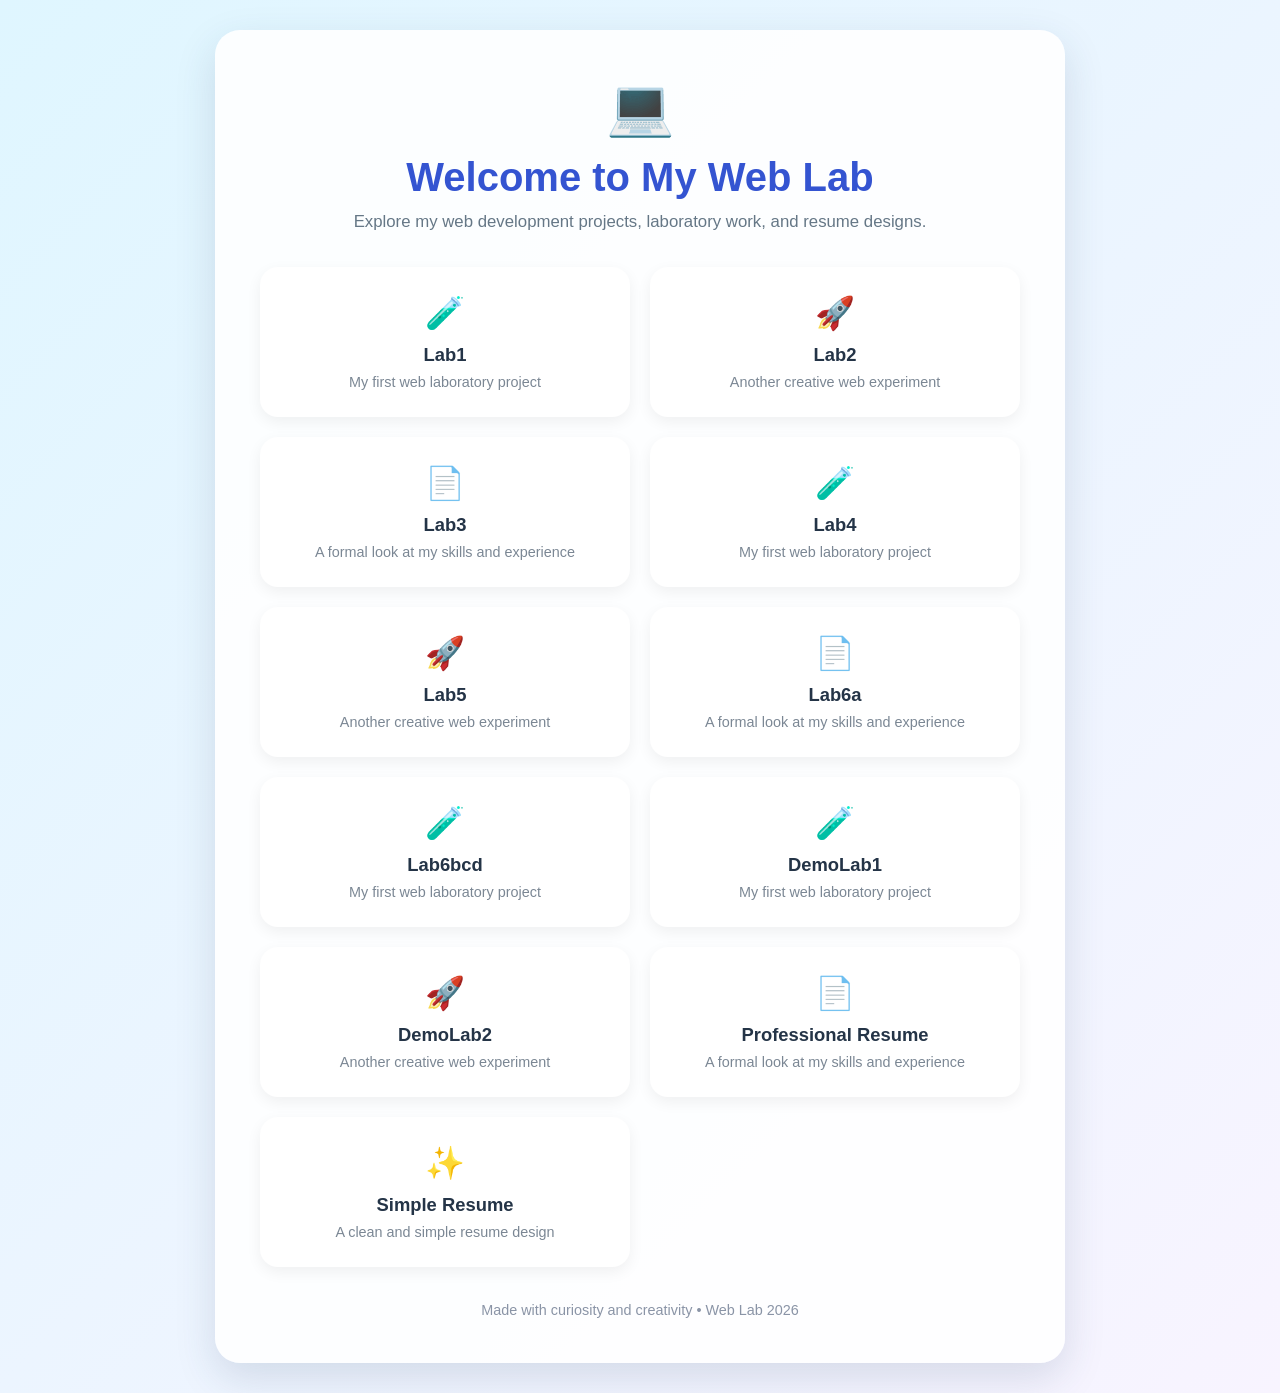
<file: index.html>
<html lang="en">
<head>
  <meta charset="UTF-8">
  <meta name="viewport" content="width=device-width, initial-scale=1.0">
  <title>Web Lab 2026</title>

  <style>
    * {
      box-sizing: border-box;
      margin: 0;
      padding: 0;
    }

    body {
      min-height: 100vh;
      font-family: Arial, sans-serif;
      color: #243447;
      background: linear-gradient(135deg, #dff6ff, #f8f4ff);
      display: flex;
      justify-content: center;
      align-items: center;
      padding: 30px;
    }

    .container {
      width: 100%;
      max-width: 850px;
      background: rgba(255, 255, 255, 0.9);
      padding: 45px;
      border-radius: 25px;
      text-align: center;
      box-shadow: 0 15px 40px rgba(42, 67, 101, 0.15);
    }

    .icon {
      font-size: 55px;
      margin-bottom: 15px;
    }

    h1 {
      color: #3454d1;
      font-size: 2.5rem;
      margin-bottom: 12px;
    }

    .intro {
      color: #657786;
      font-size: 1.05rem;
      margin-bottom: 35px;
    }

    .links {
      display: grid;
      grid-template-columns: repeat(2, 1fr);
      gap: 20px;
    }

    .card {
      text-decoration: none;
      color: #243447;
      background: #ffffff;
      border: 2px solid transparent;
      border-radius: 18px;
      padding: 25px 15px;
      transition: 0.3s ease;
      box-shadow: 0 5px 15px rgba(0, 0, 0, 0.06);
    }

    .card:hover {
      transform: translateY(-7px);
      border-color: #6c63ff;
      color: #3454d1;
      box-shadow: 0 12px 25px rgba(108, 99, 255, 0.2);
    }

    .card-icon {
      display: block;
      font-size: 32px;
      margin-bottom: 12px;
    }

    .card-title {
      font-size: 1.15rem;
      font-weight: bold;
    }

    .card-description {
      display: block;
      color: #7b8794;
      font-size: 0.9rem;
      margin-top: 8px;
    }

    footer {
      margin-top: 35px;
      color: #8a94a6;
      font-size: 0.9rem;
    }

    @media (max-width: 600px) {
      .container {
        padding: 30px 20px;
      }

      h1 {
        font-size: 2rem;
      }

      .links {
        grid-template-columns: 1fr;
      }
    }
  </style>
</head>

<body>

  <main class="container">
    <div class="icon">💻</div>

    <h1>Welcome to My Web Lab</h1>

    <p class="intro">
      Explore my web development projects, laboratory work, and resume designs.
    </p>

    <section class="links">
      <a class="card" href="1-Lab.html">
        <span class="card-icon">🧪</span>
        <span class="card-title">Lab1</span>
        <span class="card-description">My first web laboratory project</span>
      </a>

      <a class="card" href="2-Lab.html">
        <span class="card-icon">🚀</span>
        <span class="card-title">Lab2</span>
        <span class="card-description">Another creative web experiment</span>
      </a>

      <a class="card" href="3-Lab.html">
        <span class="card-icon">📄</span>
        <span class="card-title">Lab3</span>
        <span class="card-description">A formal look at my skills and experience</span>
      </a>
      
       <a class="card" href="4-Lab.xml">
        <span class="card-icon">🧪</span>
        <span class="card-title">Lab4</span>
        <span class="card-description">My first web laboratory project</span>
      </a>

      <a class="card" href="5-Lab.php">
        <span class="card-icon">🚀</span>
        <span class="card-title">Lab5</span>
        <span class="card-description">Another creative web experiment</span>
      </a>
     
      <a class="card" href="6a-Lab.php">
        <span class="card-icon">📄</span>
        <span class="card-title">Lab6a</span>
        <span class="card-description">A formal look at my skills and experience</span>
      </a>
      
       <a class="card" href="6bcd-Lab.php">
        <span class="card-icon">🧪</span>
        <span class="card-title">Lab6bcd</span>
        <span class="card-description">My first web laboratory project</span>
      </a>

      <a class="card" href="Demolab1.html">
        <span class="card-icon">🧪</span>
        <span class="card-title">DemoLab1</span>
        <span class="card-description">My first web laboratory project</span>
      </a>

      <a class="card" href="Demolab2.html">
        <span class="card-icon">🚀</span>
        <span class="card-title">DemoLab2</span>
        <span class="card-description">Another creative web experiment</span>
      </a>

      <a class="card" href="ProfessionalResume.html">
        <span class="card-icon">📄</span>
        <span class="card-title">Professional Resume</span>
        <span class="card-description">A formal look at my skills and experience</span>
      </a>

      <a class="card" href="SimpleResume.html">
        <span class="card-icon">✨</span>
        <span class="card-title">Simple Resume</span>
        <span class="card-description">A clean and simple resume design</span>
      </a>
    </section>

    <footer>
      Made with curiosity and creativity • Web Lab 2026
    </footer>
  </main>

</body>
</html>
</file>
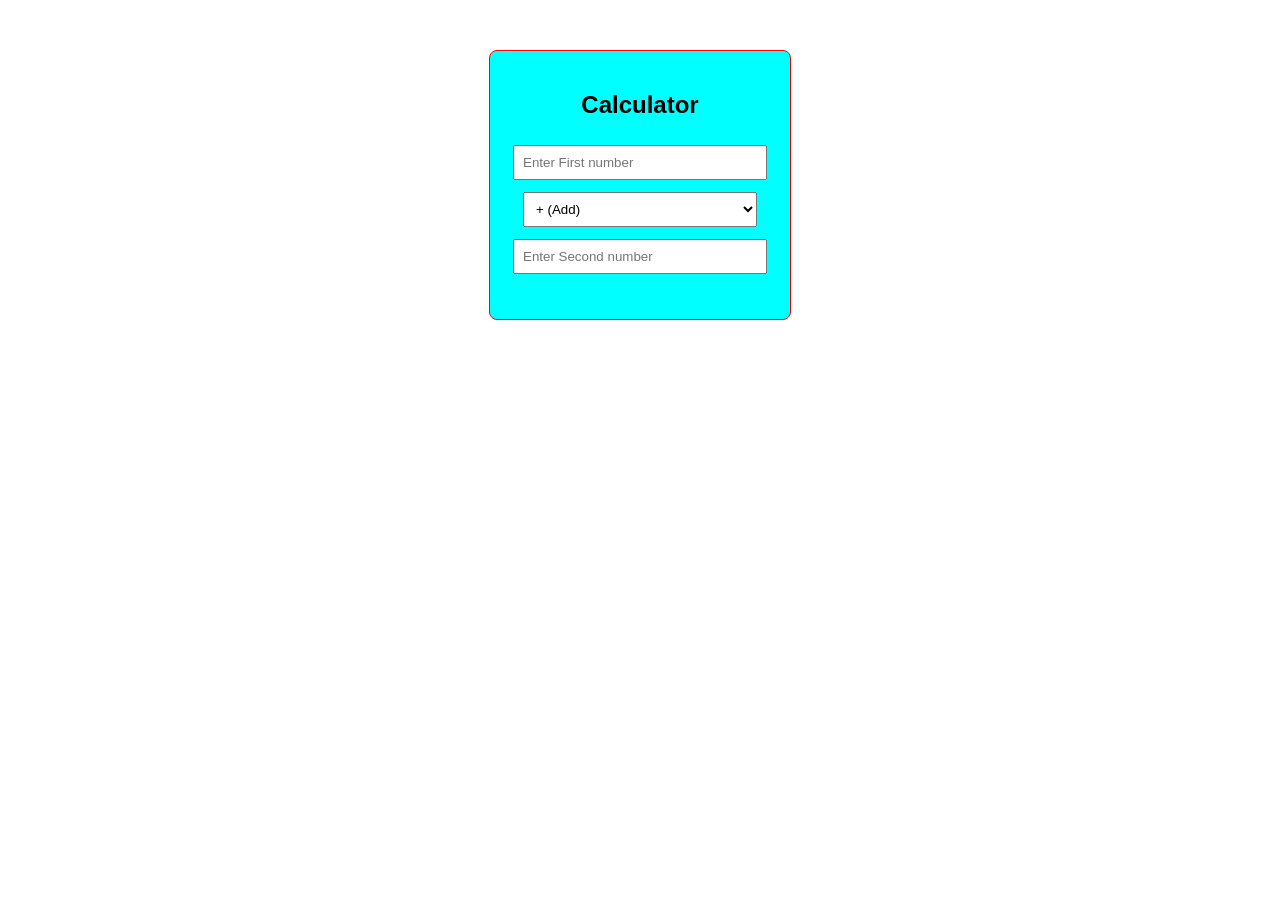
<file: 1-Lab.html>
<!DOCTYPE html>
<html>
    <head>
        <title> Simple Calculator  </title>
            <style>
                body{
                    font-family: Arial;
                    background-color: lightyelow;
                }
                #CalculatorBox
                {
                        width: 260px;
                        margin: 50px auto;
                        padding: 20px;
                        background-color:aqua;
                        border: 1px solid red;
                        border-radius: 8px;
                        text-align: center;
                }
                input,select,button
                {
                        width: 90%;
                        padding: 8px;
                        margin: 6px 0;
                }
            </style>
    </head>
    <body>
            <div id= "CalculatorBox">
                <h2>Calculator</h2>

                <input type="number" id="firstNumber" placeholder="Enter First number">

                    <select id="operator">
                        <option value="+">+ (Add)</option>
                        <option value="-">- (Subtract)</option>
                        <option value="*">* (Multiply)</option>
                        <option value="/">/ (Divide)</option>
                    </select>

                <input type="number" id="secondNumber" placeholder="Enter Second number">
                <h3 id="resultText"></h3>
            </div>
        <script>
        function calculate()
        {
            var firstNumber = parseFloat(document.getElementById("firstNumber").value);
            var secondNumber = parseFloat(document.getElementById("secondNumber").value);
            var operator = document.getElementById("operator").value;
            var result;

            if (isNaN(firstNumber) || isNaN(secondNumber))
            {
                 document.getElementById("resultText").innerText = "Please enter both numbers";
                return;
            }

      
            if (operator == "+")
            {
                result = firstNumber + secondNumber;
            }
            else if (operator == "-")
            {
                 result = firstNumber - secondNumber;
            }
            else if (operator == "*")
            {
                result = firstNumber * secondNumber;
            }
            else if (operator == "/")
            {
            if (secondNumber == 0)
            {
                document.getElementById("resultText").innerText = "Cannot divide by zero";
                return;
            }
            result = firstNumber / secondNumber;
            }
            document.getElementById("resultText").innerText = "Result = " + result;
        }
  </script>
    </body>
</html>
</file>
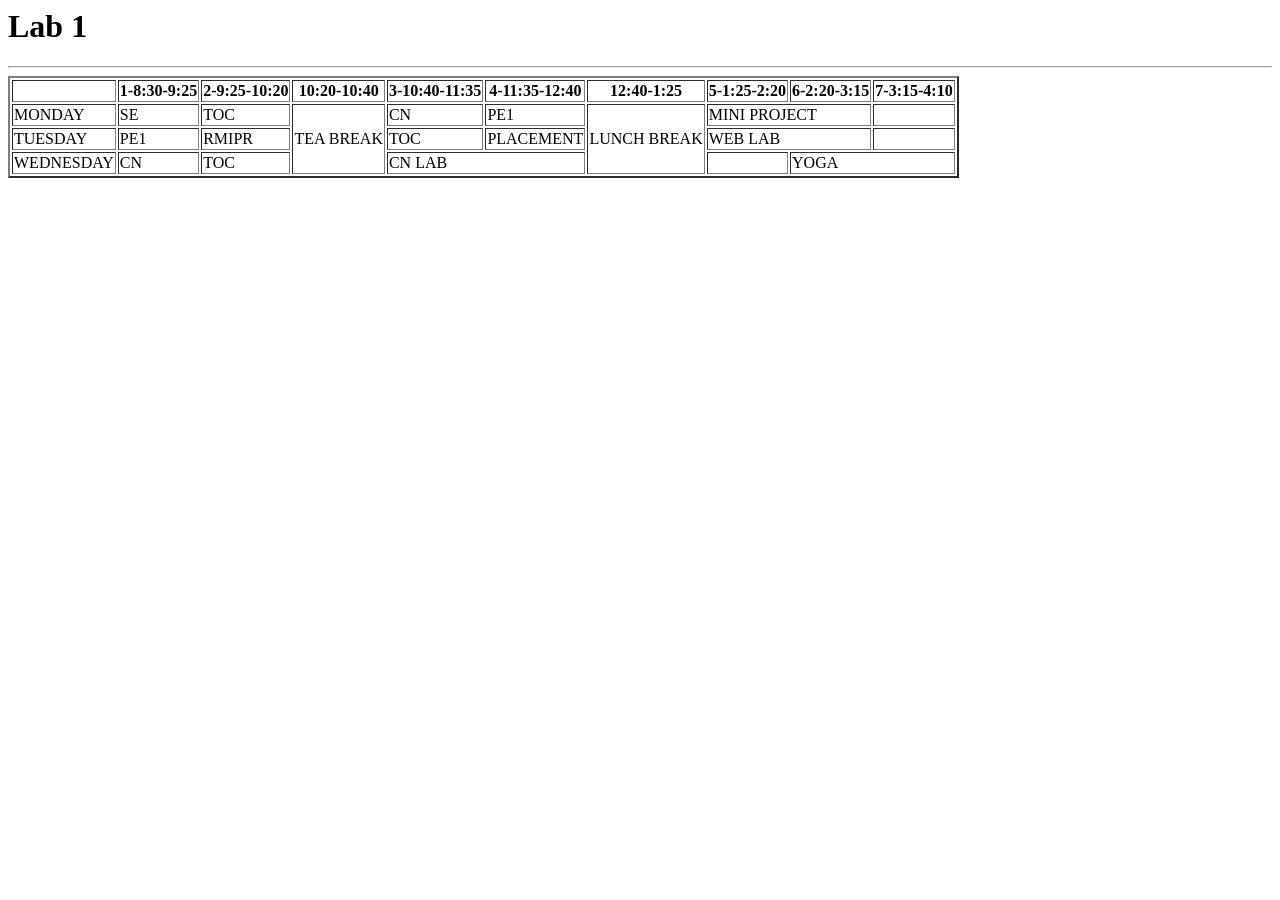
<file: Demo lab 1.html>
<html>
  <head>
    <title>Lab 1</title>
  </head>
  <body>
    <h1>Lab 1</h1>
    <hr>
    <table border="2">
      <tr>
        <th></th>
        <th>1-8:30-9:25</th>
        <th>2-9:25-10:20</th>
        <th>10:20-10:40</th>
        <th>3-10:40-11:35</th>
        <th>4-11:35-12:40</th>
        <th>12:40-1:25</th>
        <th>5-1:25-2:20</th>
        <th>6-2:20-3:15</th>
        <th>7-3:15-4:10</th>
      </tr>
      <tr>
      	<td>MONDAY</td>
      	<td>SE</td>
      	<td>TOC</td>
      	<td rowspan="6">TEA BREAK</td>
      	<td>CN</td>
      	<td>PE1</td>
      	<td rowspan="6">LUNCH BREAK</td>
      	<td colspan="2">MINI PROJECT</td>
      	<td></td>
      </tr>
      <tr>
      	<td>TUESDAY</td>
      	<td>PE1</td>
      	<td>RMIPR</td>
      	<td>TOC</td>
      	<td>PLACEMENT</td>
      	<td colspan="2">WEB LAB</td>
      	<td></td>
      </tr>
      <tr>
      	<td>WEDNESDAY</td>
      	<td>CN</td>
      	<td>TOC</td>
      	<td colspan="2">CN LAB</td>
      	<td></td>
      	<td colspan="2">YOGA</td>
      </tr>
    </table>
  </body>
</html>
</file>
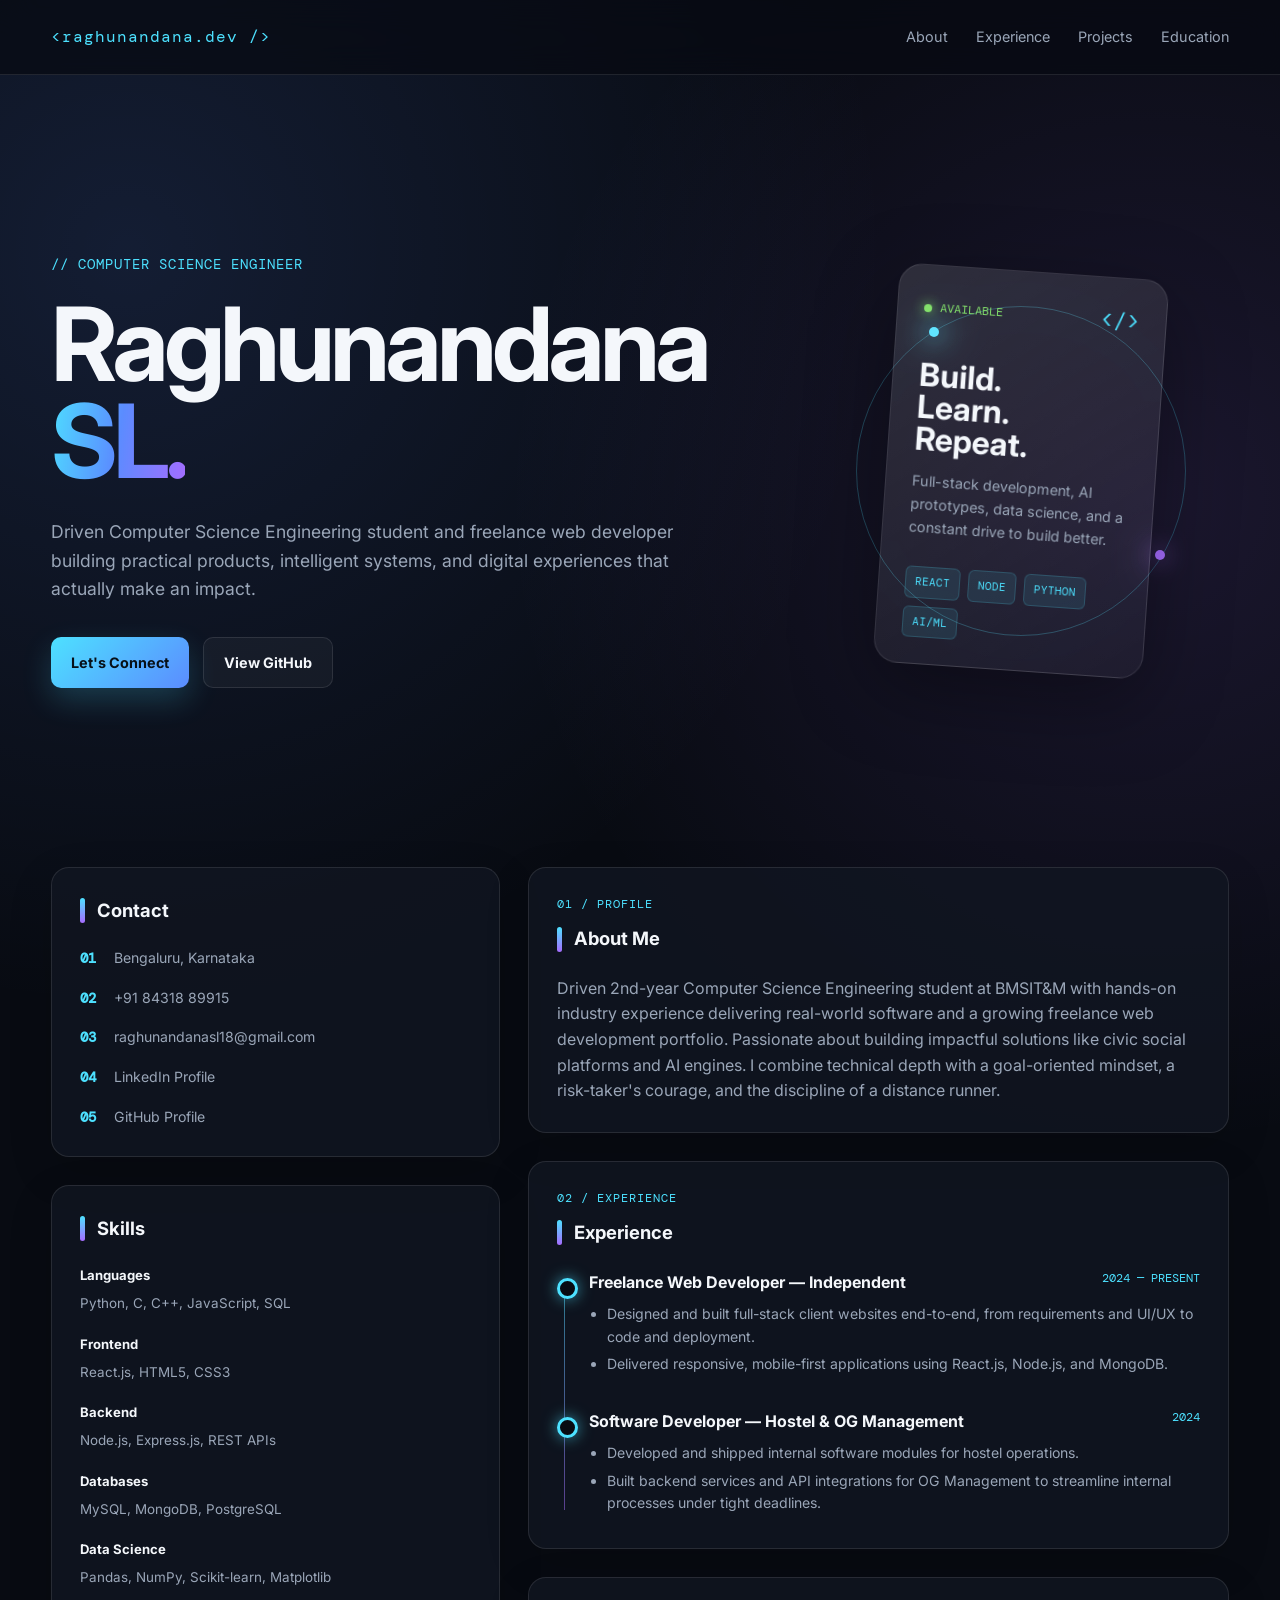
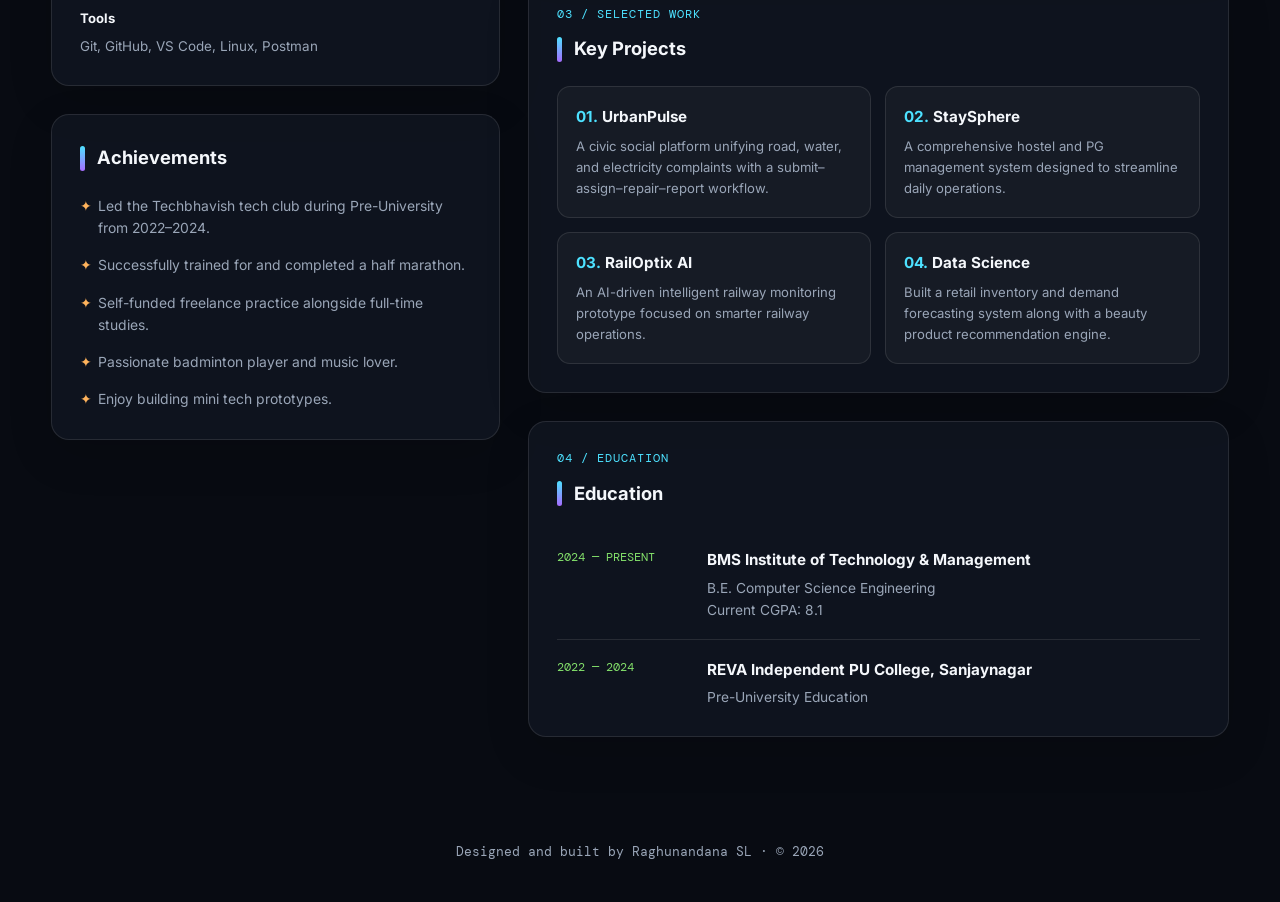
<file: ProfessionalResume.html>
<!DOCTYPE html>
<html lang="en">
<head>
  <meta charset="UTF-8" />
  <meta name="viewport" content="width=device-width, initial-scale=1.0" />

  <title>Raghunandana SL | Computer Science Engineer</title>

  <meta
    name="description"
    content="Portfolio resume of Raghunandana SL, Computer Science Engineering student and freelance web developer."
  />

  <link rel="preconnect" href="https://fonts.googleapis.com" />
  <link rel="preconnect" href="https://fonts.gstatic.com" crossorigin />
  <link
    href="https://fonts.googleapis.com/css2?family=DM+Mono:wght@400;500&family=Inter:wght@400;500;600;700;800&display=swap"
    rel="stylesheet"
  />

  <style>
    :root {
      --bg: #080b12;
      --surface: #111622;
      --surface-light: #171d2b;
      --text: #f4f7fb;
      --muted: #9aa6b8;
      --border: rgba(255, 255, 255, 0.1);
      --blue: #5b8cff;
      --cyan: #4de1ff;
      --purple: #a66cff;
      --green: #83e06b;
      --orange: #ffb35c;
      --shadow: 0 24px 80px rgba(0, 0, 0, 0.35);
    }

    * {
      margin: 0;
      padding: 0;
      box-sizing: border-box;
    }

    html {
      scroll-behavior: smooth;
    }

    body {
      background:
        radial-gradient(circle at 10% 10%, rgba(91, 140, 255, 0.14), transparent 30%),
        radial-gradient(circle at 90% 20%, rgba(166, 108, 255, 0.12), transparent 28%),
        var(--bg);
      color: var(--text);
      font-family: "Inter", sans-serif;
      line-height: 1.6;
    }

    a {
      color: inherit;
      text-decoration: none;
    }

    .container {
      width: min(1180px, 92%);
      margin: 0 auto;
    }

    /* Navigation */

    .navbar {
      position: sticky;
      top: 0;
      z-index: 20;
      backdrop-filter: blur(16px);
      background: rgba(8, 11, 18, 0.72);
      border-bottom: 1px solid var(--border);
    }

    .nav-content {
      display: flex;
      justify-content: space-between;
      align-items: center;
      min-height: 74px;
    }

    .logo {
      font-family: "DM Mono", monospace;
      font-size: 1rem;
      color: var(--cyan);
      letter-spacing: 1px;
    }

    .nav-links {
      display: flex;
      gap: 28px;
      list-style: none;
      color: var(--muted);
      font-size: 0.9rem;
    }

    .nav-links a {
      transition: 0.25s ease;
    }

    .nav-links a:hover {
      color: var(--cyan);
    }

    /* Hero */

    .hero {
      min-height: 88vh;
      display: grid;
      grid-template-columns: 1.25fr 0.75fr;
      align-items: center;
      gap: 70px;
      padding: 90px 0;
    }

    .eyebrow {
      color: var(--cyan);
      font-family: "DM Mono", monospace;
      font-size: 0.85rem;
      margin-bottom: 20px;
      letter-spacing: 1px;
    }

    .hero h1 {
      max-width: 760px;
      font-size: clamp(3rem, 8vw, 6.8rem);
      line-height: 0.95;
      letter-spacing: -5px;
      margin-bottom: 28px;
    }

    .hero h1 span {
      color: transparent;
      background: linear-gradient(100deg, var(--cyan), var(--blue), var(--purple));
      background-clip: text;
      -webkit-background-clip: text;
    }

    .hero-description {
      max-width: 680px;
      color: var(--muted);
      font-size: 1.1rem;
      margin-bottom: 34px;
    }

    .hero-buttons {
      display: flex;
      flex-wrap: wrap;
      gap: 14px;
    }

    .button {
      display: inline-flex;
      align-items: center;
      justify-content: center;
      padding: 13px 20px;
      border-radius: 10px;
      font-weight: 700;
      font-size: 0.9rem;
      transition: 0.25s ease;
    }

    .button-primary {
      color: #071018;
      background: linear-gradient(135deg, var(--cyan), var(--blue));
      box-shadow: 0 12px 30px rgba(77, 225, 255, 0.2);
    }

    .button-primary:hover {
      transform: translateY(-3px);
      box-shadow: 0 16px 35px rgba(77, 225, 255, 0.35);
    }

    .button-outline {
      border: 1px solid var(--border);
      color: var(--text);
      background: rgba(255, 255, 255, 0.04);
    }

    .button-outline:hover {
      border-color: var(--cyan);
      color: var(--cyan);
      transform: translateY(-3px);
    }

    /* Hero visual */

    .hero-card {
      position: relative;
      min-height: 390px;
      display: flex;
      align-items: center;
      justify-content: center;
    }

    .orbit {
      position: absolute;
      width: 330px;
      height: 330px;
      border: 1px solid rgba(77, 225, 255, 0.25);
      border-radius: 50%;
      animation: rotate 16s linear infinite;
    }

    .orbit::before,
    .orbit::after {
      content: "";
      position: absolute;
      width: 10px;
      height: 10px;
      border-radius: 50%;
      background: var(--cyan);
      box-shadow: 0 0 22px var(--cyan);
    }

    .orbit::before {
      top: 20px;
      left: 72px;
    }

    .orbit::after {
      right: 20px;
      bottom: 75px;
      background: var(--purple);
      box-shadow: 0 0 22px var(--purple);
    }

    .profile-card {
      position: relative;
      z-index: 2;
      width: 270px;
      min-height: 320px;
      padding: 26px;
      border: 1px solid var(--border);
      border-radius: 24px;
      background: linear-gradient(
        145deg,
        rgba(255, 255, 255, 0.12),
        rgba(255, 255, 255, 0.035)
      );
      backdrop-filter: blur(18px);
      box-shadow: var(--shadow);
      transform: rotate(4deg);
    }

    .profile-top {
      display: flex;
      justify-content: space-between;
      align-items: center;
      margin-bottom: 35px;
    }

    .status {
      display: flex;
      align-items: center;
      gap: 8px;
      color: var(--green);
      font-size: 0.75rem;
      font-family: "DM Mono", monospace;
    }

    .status::before {
      content: "";
      width: 8px;
      height: 8px;
      border-radius: 50%;
      background: var(--green);
      box-shadow: 0 0 12px var(--green);
    }

    .code-icon {
      color: var(--cyan);
      font-family: "DM Mono", monospace;
      font-size: 1.3rem;
    }

    .profile-card h2 {
      font-size: 2rem;
      line-height: 1;
      margin-bottom: 14px;
    }

    .profile-card p {
      color: var(--muted);
      font-size: 0.9rem;
    }

    .mini-tags {
      display: flex;
      flex-wrap: wrap;
      gap: 8px;
      margin-top: 28px;
    }

    .mini-tags span {
      padding: 6px 9px;
      color: var(--cyan);
      background: rgba(77, 225, 255, 0.1);
      border: 1px solid rgba(77, 225, 255, 0.18);
      border-radius: 6px;
      font-family: "DM Mono", monospace;
      font-size: 0.68rem;
    }

    /* Main layout */

    .main-grid {
      display: grid;
      grid-template-columns: 0.78fr 1.22fr;
      gap: 28px;
      padding-bottom: 80px;
    }

    .sidebar,
    .content {
      display: flex;
      flex-direction: column;
      gap: 28px;
    }

    .card {
      padding: 28px;
      border: 1px solid var(--border);
      border-radius: 18px;
      background: rgba(17, 22, 34, 0.78);
      box-shadow: 0 15px 45px rgba(0, 0, 0, 0.14);
    }

    .section-title {
      display: flex;
      align-items: center;
      gap: 12px;
      margin-bottom: 22px;
      font-size: 1.15rem;
    }

    .section-title::before {
      content: "";
      width: 5px;
      height: 25px;
      border-radius: 5px;
      background: linear-gradient(var(--cyan), var(--purple));
    }

    .section-label {
      color: var(--cyan);
      font-family: "DM Mono", monospace;
      font-size: 0.72rem;
      letter-spacing: 1px;
      margin-bottom: 10px;
    }

    .contact-list {
      display: flex;
      flex-direction: column;
      gap: 17px;
    }

    .contact-item {
      display: flex;
      gap: 12px;
      align-items: flex-start;
      color: var(--muted);
      font-size: 0.88rem;
      word-break: break-word;
    }

    .contact-item strong {
      color: var(--cyan);
      min-width: 22px;
      font-family: "DM Mono", monospace;
    }

    .contact-item a:hover {
      color: var(--cyan);
    }

    .skill-group {
      margin-bottom: 19px;
    }

    .skill-group:last-child {
      margin-bottom: 0;
    }

    .skill-group h4 {
      font-size: 0.82rem;
      color: var(--text);
      margin-bottom: 7px;
    }

    .skill-group p {
      color: var(--muted);
      font-size: 0.84rem;
    }

    .achievement-list {
      display: flex;
      flex-direction: column;
      gap: 15px;
      list-style: none;
    }

    .achievement-list li {
      position: relative;
      padding-left: 18px;
      color: var(--muted);
      font-size: 0.87rem;
    }

    .achievement-list li::before {
      content: "✦";
      position: absolute;
      left: 0;
      color: var(--orange);
    }

    /* Content sections */

    .intro-text {
      color: var(--muted);
      font-size: 1rem;
    }

    .timeline {
      position: relative;
      display: flex;
      flex-direction: column;
      gap: 28px;
    }

    .timeline::before {
      content: "";
      position: absolute;
      left: 7px;
      top: 10px;
      bottom: 10px;
      width: 1px;
      background: linear-gradient(var(--cyan), var(--purple));
      opacity: 0.5;
    }

    .timeline-item {
      position: relative;
      padding-left: 32px;
    }

    .timeline-item::before {
      content: "";
      position: absolute;
      left: 0;
      top: 8px;
      width: 15px;
      height: 15px;
      border-radius: 50%;
      background: var(--bg);
      border: 3px solid var(--cyan);
      box-shadow: 0 0 15px rgba(77, 225, 255, 0.6);
    }

    .item-header {
      display: flex;
      justify-content: space-between;
      align-items: flex-start;
      gap: 15px;
      margin-bottom: 8px;
    }

    .item-header h3 {
      font-size: 1rem;
    }

    .date {
      color: var(--cyan);
      font-family: "DM Mono", monospace;
      font-size: 0.72rem;
      white-space: nowrap;
    }

    .timeline-item p,
    .timeline-item li {
      color: var(--muted);
      font-size: 0.88rem;
    }

    .timeline-item ul {
      padding-left: 18px;
      margin-top: 8px;
    }

    .timeline-item li {
      margin-bottom: 5px;
    }

    .project-grid {
      display: grid;
      grid-template-columns: repeat(2, 1fr);
      gap: 14px;
    }

    .project {
      padding: 18px;
      border: 1px solid var(--border);
      border-radius: 13px;
      background: rgba(255, 255, 255, 0.035);
      transition: 0.25s ease;
    }

    .project:hover {
      transform: translateY(-5px);
      border-color: var(--cyan);
      background: rgba(77, 225, 255, 0.06);
    }

    .project h3 {
      margin-bottom: 7px;
      font-size: 0.95rem;
    }

    .project h3 span {
      color: var(--cyan);
    }

    .project p {
      color: var(--muted);
      font-size: 0.82rem;
    }

    .education-item {
      display: grid;
      grid-template-columns: 130px 1fr;
      gap: 20px;
      padding: 18px 0;
      border-bottom: 1px solid var(--border);
    }

    .education-item:last-child {
      border-bottom: 0;
      padding-bottom: 0;
    }

    .education-date {
      color: var(--green);
      font-family: "DM Mono", monospace;
      font-size: 0.76rem;
    }

    .education-item h3 {
      font-size: 0.95rem;
      margin-bottom: 4px;
    }

    .education-item p {
      color: var(--muted);
      font-size: 0.86rem;
    }

    footer {
      padding: 25px 0 40px;
      text-align: center;
      color: var(--muted);
      font-size: 0.8rem;
      font-family: "DM Mono", monospace;
    }

    /* Animations */

    @keyframes rotate {
      from {
        transform: rotate(0deg);
      }

      to {
        transform: rotate(360deg);
      }
    }

    @keyframes fadeUp {
      from {
        opacity: 0;
        transform: translateY(20px);
      }

      to {
        opacity: 1;
        transform: translateY(0);
      }
    }

    .hero-content,
    .hero-card,
    .card {
      animation: fadeUp 0.8s ease both;
    }

    /* Responsive */

    @media (max-width: 900px) {
      .hero {
        grid-template-columns: 1fr;
        gap: 30px;
        min-height: auto;
        padding: 75px 0;
      }

      .hero-card {
        min-height: 330px;
      }

      .main-grid {
        grid-template-columns: 1fr;
      }
    }

    @media (max-width: 600px) {
      .nav-content {
        min-height: 65px;
      }

      .nav-links {
        display: none;
      }

      .hero h1 {
        font-size: 3.7rem;
        letter-spacing: -3px;
      }

      .hero-description {
        font-size: 0.95rem;
      }

      .card {
        padding: 22px;
      }

      .project-grid {
        grid-template-columns: 1fr;
      }

      .education-item {
        grid-template-columns: 1fr;
        gap: 5px;
      }

      .item-header {
        flex-direction: column;
        gap: 3px;
      }

      .orbit {
        width: 280px;
        height: 280px;
      }

      .profile-card {
        width: 245px;
      }
    }
  </style>
</head>

<body>
  <nav class="navbar">
    <div class="container nav-content">
      <a href="#" class="logo">&lt;raghunandana.dev /&gt;</a>

      <ul class="nav-links">
        <li><a href="#about">About</a></li>
        <li><a href="#experience">Experience</a></li>
        <li><a href="#projects">Projects</a></li>
        <li><a href="#education">Education</a></li>
      </ul>
    </div>
  </nav>

  <main class="container">
    <!-- Hero -->
    <section class="hero">
      <div class="hero-content">
        <p class="eyebrow">// COMPUTER SCIENCE ENGINEER</p>

        <h1>
          Raghunandana
          <span>SL.</span>
        </h1>

        <p class="hero-description">
          Driven Computer Science Engineering student and freelance web
          developer building practical products, intelligent systems, and
          digital experiences that actually make an impact.
        </p>

        <div class="hero-buttons">
          <a class="button button-primary" href="mailto:raghunandanasl18@gmail.com">
            Let's Connect
          </a>

          <a
            class="button button-outline"
            href="https://github.com/raghunandanasl18"
            target="_blank"
            rel="noopener"
          >
            View GitHub
          </a>
        </div>
      </div>

      <div class="hero-card">
        <div class="orbit"></div>

        <div class="profile-card">
          <div class="profile-top">
            <span class="status">AVAILABLE</span>
            <span class="code-icon">&lt;/&gt;</span>
          </div>

          <h2>Build.<br />Learn.<br />Repeat.</h2>

          <p>
            Full-stack development, AI prototypes, data science, and a
            constant drive to build better.
          </p>

          <div class="mini-tags">
            <span>REACT</span>
            <span>NODE</span>
            <span>PYTHON</span>
            <span>AI/ML</span>
          </div>
        </div>
      </div>
    </section>

    <!-- Main Resume -->
    <section class="main-grid">
      <aside class="sidebar">
        <!-- Contact -->
        <div class="card">
          <h2 class="section-title">Contact</h2>

          <div class="contact-list">
            <div class="contact-item">
              <strong>01</strong>
              <span>Bengaluru, Karnataka</span>
            </div>

            <div class="contact-item">
              <strong>02</strong>
              <a href="tel:+918431889915">+91 84318 89915</a>
            </div>

            <div class="contact-item">
              <strong>03</strong>
              <a href="mailto:raghunandanasl18@gmail.com">
                raghunandanasl18@gmail.com
              </a>
            </div>

            <div class="contact-item">
              <strong>04</strong>
              <a
                href="https://linkedin.com/in/raghunandana-sl-656858350"
                target="_blank"
                rel="noopener"
              >
                LinkedIn Profile
              </a>
            </div>

            <div class="contact-item">
              <strong>05</strong>
              <a
                href="https://github.com/raghunandanasl18"
                target="_blank"
                rel="noopener"
              >
                GitHub Profile
              </a>
            </div>
          </div>
        </div>

        <!-- Skills -->
        <div class="card">
          <h2 class="section-title">Skills</h2>

          <div class="skill-group">
            <h4>Languages</h4>
            <p>Python, C, C++, JavaScript, SQL</p>
          </div>

          <div class="skill-group">
            <h4>Frontend</h4>
            <p>React.js, HTML5, CSS3</p>
          </div>

          <div class="skill-group">
            <h4>Backend</h4>
            <p>Node.js, Express.js, REST APIs</p>
          </div>

          <div class="skill-group">
            <h4>Databases</h4>
            <p>MySQL, MongoDB, PostgreSQL</p>
          </div>

          <div class="skill-group">
            <h4>Data Science</h4>
            <p>Pandas, NumPy, Scikit-learn, Matplotlib</p>
          </div>

          <div class="skill-group">
            <h4>Tools</h4>
            <p>Git, GitHub, VS Code, Linux, Postman</p>
          </div>
        </div>

        <!-- Achievements -->
        <div class="card">
          <h2 class="section-title">Achievements</h2>

          <ul class="achievement-list">
            <li>Led the Techbhavish tech club during Pre-University from 2022–2024.</li>
            <li>Successfully trained for and completed a half marathon.</li>
            <li>Self-funded freelance practice alongside full-time studies.</li>
            <li>Passionate badminton player and music lover.</li>
            <li>Enjoy building mini tech prototypes.</li>
          </ul>
        </div>
      </aside>

      <div class="content">
        <!-- About -->
        <section class="card" id="about">
          <p class="section-label">01 / PROFILE</p>
          <h2 class="section-title">About Me</h2>

          <p class="intro-text">
            Driven 2nd-year Computer Science Engineering student at BMSIT&M
            with hands-on industry experience delivering real-world software
            and a growing freelance web development portfolio. Passionate about
            building impactful solutions like civic social platforms and AI
            engines. I combine technical depth with a goal-oriented mindset,
            a risk-taker's courage, and the discipline of a distance runner.
          </p>
        </section>

        <!-- Experience -->
        <section class="card" id="experience">
          <p class="section-label">02 / EXPERIENCE</p>
          <h2 class="section-title">Experience</h2>

          <div class="timeline">
            <article class="timeline-item">
              <div class="item-header">
                <h3>Freelance Web Developer — Independent</h3>
                <span class="date">2024 — PRESENT</span>
              </div>

              <ul>
                <li>
                  Designed and built full-stack client websites end-to-end,
                  from requirements and UI/UX to code and deployment.
                </li>
                <li>
                  Delivered responsive, mobile-first applications using
                  React.js, Node.js, and MongoDB.
                </li>
              </ul>
            </article>

            <article class="timeline-item">
              <div class="item-header">
                <h3>Software Developer — Hostel & OG Management</h3>
                <span class="date">2024</span>
              </div>

              <ul>
                <li>
                  Developed and shipped internal software modules for hostel
                  operations.
                </li>
                <li>
                  Built backend services and API integrations for OG Management
                  to streamline internal processes under tight deadlines.
                </li>
              </ul>
            </article>
          </div>
        </section>

        <!-- Projects -->
        <section class="card" id="projects">
          <p class="section-label">03 / SELECTED WORK</p>
          <h2 class="section-title">Key Projects</h2>

          <div class="project-grid">
            <article class="project">
              <h3><span>01.</span> UrbanPulse</h3>
              <p>
                A civic social platform unifying road, water, and electricity
                complaints with a submit–assign–repair–report workflow.
              </p>
            </article>

            <article class="project">
              <h3><span>02.</span> StaySphere</h3>
              <p>
                A comprehensive hostel and PG management system designed to
                streamline daily operations.
              </p>
            </article>

            <article class="project">
              <h3><span>03.</span> RailOptix AI</h3>
              <p>
                An AI-driven intelligent railway monitoring prototype focused
                on smarter railway operations.
              </p>
            </article>

            <article class="project">
              <h3><span>04.</span> Data Science</h3>
              <p>
                Built a retail inventory and demand forecasting system along
                with a beauty product recommendation engine.
              </p>
            </article>
          </div>
        </section>

        <!-- Education -->
        <section class="card" id="education">
          <p class="section-label">04 / EDUCATION</p>
          <h2 class="section-title">Education</h2>

          <div class="education-item">
            <div class="education-date">2024 — PRESENT</div>

            <div>
              <h3>BMS Institute of Technology & Management</h3>
              <p>
                B.E. Computer Science Engineering<br />
                Current CGPA: 8.1
              </p>
            </div>
          </div>

          <div class="education-item">
            <div class="education-date">2022 — 2024</div>

            <div>
              <h3>REVA Independent PU College, Sanjaynagar</h3>
              <p>Pre-University Education</p>
            </div>
          </div>
        </section>
      </div>
    </section>
  </main>

  <footer>
    Designed and built by Raghunandana SL · © 2026
  </footer>
</body>
</html>
</file>
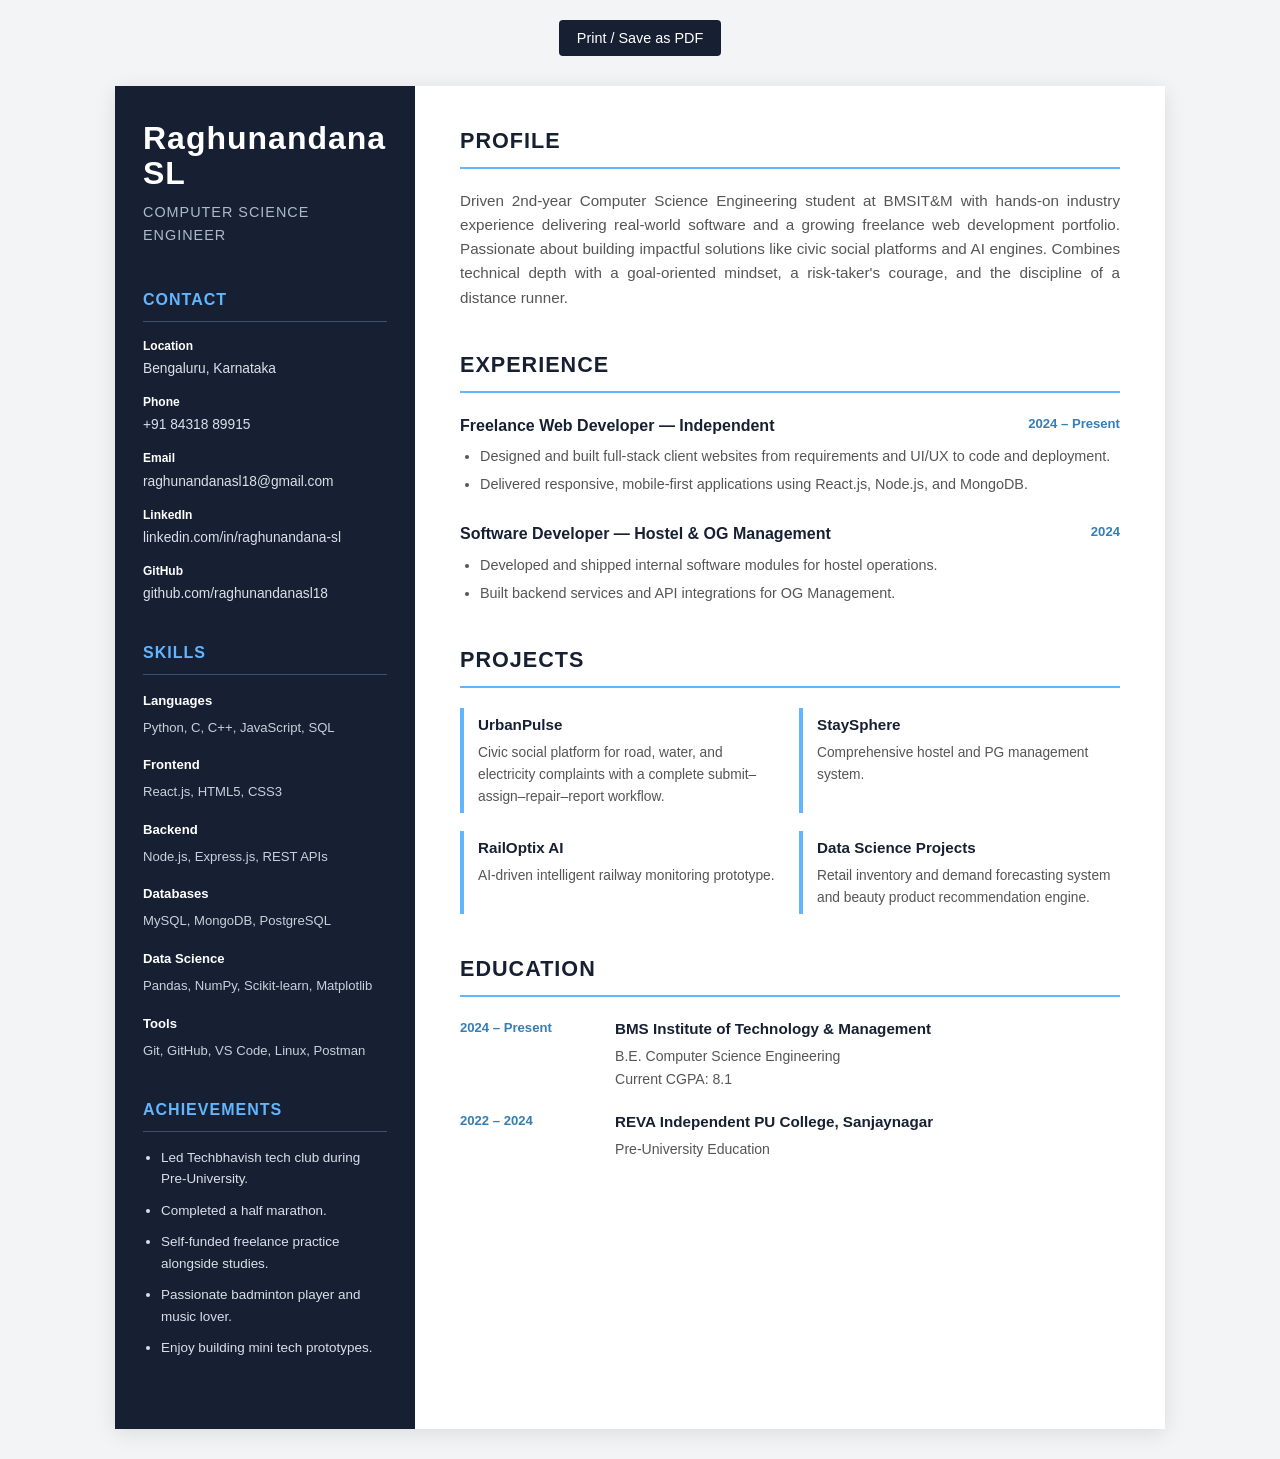
<file: SimpleResume.html>
<!DOCTYPE html>
<html lang="en">
<head>
  <meta charset="UTF-8" />
  <meta name="viewport" content="width=device-width, initial-scale=1.0" />

  <title>Raghunandana SL | Resume</title>

  <style>
    * {
      margin: 0;
      padding: 0;
      box-sizing: border-box;
    }

    body {
      font-family: Arial, Helvetica, sans-serif;
      background: #f3f4f6;
      color: #222;
      line-height: 1.6;
    }

    .resume {
      max-width: 1050px;
      margin: 30px auto;
      display: grid;
      grid-template-columns: 300px 1fr;
      background: white;
      box-shadow: 0 4px 20px rgba(0, 0, 0, 0.1);
    }

    /* Left column */

    .sidebar {
      background: #172033;
      color: white;
      padding: 35px 28px;
    }

    .name {
      font-size: 2rem;
      line-height: 1.1;
      margin-bottom: 10px;
      letter-spacing: 1px;
    }

    .role {
      color: #aeb9cc;
      font-size: 0.9rem;
      letter-spacing: 1px;
      margin-bottom: 40px;
    }

    .sidebar-section {
      margin-bottom: 35px;
    }

    .sidebar-section h2 {
      color: #62b6ff;
      font-size: 1rem;
      text-transform: uppercase;
      letter-spacing: 1px;
      border-bottom: 1px solid #40506b;
      padding-bottom: 8px;
      margin-bottom: 15px;
    }

    .contact-item {
      margin-bottom: 13px;
      font-size: 0.86rem;
      color: #d9e0eb;
      word-break: break-word;
    }

    .contact-item strong {
      display: block;
      color: #ffffff;
      font-size: 0.75rem;
      margin-bottom: 2px;
    }

    .contact-item a {
      color: #d9e0eb;
      text-decoration: none;
    }

    .contact-item a:hover {
      color: #62b6ff;
    }

    .skill {
      margin-bottom: 15px;
    }

    .skill strong {
      display: block;
      font-size: 0.82rem;
      margin-bottom: 3px;
    }

    .skill span {
      color: #c8d0dc;
      font-size: 0.82rem;
    }

    .sidebar ul {
      padding-left: 18px;
    }

    .sidebar li {
      color: #d9e0eb;
      font-size: 0.84rem;
      margin-bottom: 10px;
    }

    /* Main content */

    .content {
      padding: 38px 45px;
    }

    .section {
      margin-bottom: 38px;
    }

    .section:last-child {
      margin-bottom: 0;
    }

    .section h2 {
      color: #172033;
      font-size: 1.35rem;
      text-transform: uppercase;
      letter-spacing: 1px;
      border-bottom: 2px solid #62b6ff;
      padding-bottom: 8px;
      margin-bottom: 20px;
    }

    .profile {
      color: #555;
      font-size: 0.95rem;
      text-align: justify;
    }

    .experience-item {
      margin-bottom: 25px;
    }

    .experience-header {
      display: flex;
      justify-content: space-between;
      gap: 20px;
      margin-bottom: 7px;
    }

    .experience-header h3 {
      color: #172033;
      font-size: 1rem;
    }

    .date {
      color: #357db5;
      font-size: 0.82rem;
      white-space: nowrap;
      font-weight: bold;
    }

    .experience-item ul {
      padding-left: 20px;
    }

    .experience-item li {
      color: #555;
      font-size: 0.9rem;
      margin-bottom: 5px;
    }

    .projects {
      display: grid;
      grid-template-columns: 1fr 1fr;
      gap: 18px;
    }

    .project {
      border-left: 4px solid #62b6ff;
      padding: 5px 0 5px 14px;
    }

    .project h3 {
      color: #172033;
      font-size: 0.95rem;
      margin-bottom: 5px;
    }

    .project p {
      color: #555;
      font-size: 0.86rem;
    }

    .education-item {
      display: grid;
      grid-template-columns: 135px 1fr;
      gap: 20px;
      margin-bottom: 20px;
    }

    .education-date {
      color: #357db5;
      font-size: 0.82rem;
      font-weight: bold;
    }

    .education-item h3 {
      color: #172033;
      font-size: 0.95rem;
      margin-bottom: 4px;
    }

    .education-item p {
      color: #555;
      font-size: 0.88rem;
    }

    /* Print button */

    .print-button {
      display: block;
      width: fit-content;
      margin: 20px auto;
      padding: 10px 18px;
      border: none;
      background: #172033;
      color: white;
      cursor: pointer;
      border-radius: 4px;
      font-size: 0.9rem;
    }

    .print-button:hover {
      background: #357db5;
    }

    /* Responsive design */

    @media (max-width: 750px) {
      .resume {
        display: block;
        margin: 0;
      }

      .sidebar,
      .content {
        padding: 30px 25px;
      }

      .projects {
        grid-template-columns: 1fr;
      }

      .experience-header {
        display: block;
      }

      .date {
        display: block;
        margin-top: 4px;
      }

      .education-item {
        display: block;
      }

      .education-date {
        margin-bottom: 5px;
      }
    }

    @media print {
      body {
        background: white;
      }

      .resume {
        margin: 0;
        box-shadow: none;
      }

      .print-button {
        display: none;
      }
    }
  </style>
</head>

<body>

  <button class="print-button" onclick="window.print()">
    Print / Save as PDF
  </button>

  <main class="resume">

    <!-- Sidebar -->
    <aside class="sidebar">
      <h1 class="name">
        Raghunandana<br />
        SL
      </h1>

      <p class="role">COMPUTER SCIENCE ENGINEER</p>

      <section class="sidebar-section">
        <h2>Contact</h2>

        <div class="contact-item">
          <strong>Location</strong>
          Bengaluru, Karnataka
        </div>

        <div class="contact-item">
          <strong>Phone</strong>
          <a href="tel:+918431889915">
            +91 84318 89915
          </a>
        </div>

        <div class="contact-item">
          <strong>Email</strong>
          <a href="mailto:raghunandanasl18@gmail.com">
            raghunandanasl18@gmail.com
          </a>
        </div>

        <div class="contact-item">
          <strong>LinkedIn</strong>
          <a
            href="https://linkedin.com/in/raghunandana-sl-656858350"
            target="_blank"
          >
            linkedin.com/in/raghunandana-sl
          </a>
        </div>

        <div class="contact-item">
          <strong>GitHub</strong>
          <a
            href="https://github.com/raghunandanasl18"
            target="_blank"
          >
            github.com/raghunandanasl18
          </a>
        </div>
      </section>

      <section class="sidebar-section">
        <h2>Skills</h2>

        <div class="skill">
          <strong>Languages</strong>
          <span>Python, C, C++, JavaScript, SQL</span>
        </div>

        <div class="skill">
          <strong>Frontend</strong>
          <span>React.js, HTML5, CSS3</span>
        </div>

        <div class="skill">
          <strong>Backend</strong>
          <span>Node.js, Express.js, REST APIs</span>
        </div>

        <div class="skill">
          <strong>Databases</strong>
          <span>MySQL, MongoDB, PostgreSQL</span>
        </div>

        <div class="skill">
          <strong>Data Science</strong>
          <span>Pandas, NumPy, Scikit-learn, Matplotlib</span>
        </div>

        <div class="skill">
          <strong>Tools</strong>
          <span>Git, GitHub, VS Code, Linux, Postman</span>
        </div>
      </section>

      <section class="sidebar-section">
        <h2>Achievements</h2>

        <ul>
          <li>Led Techbhavish tech club during Pre-University.</li>
          <li>Completed a half marathon.</li>
          <li>Self-funded freelance practice alongside studies.</li>
          <li>Passionate badminton player and music lover.</li>
          <li>Enjoy building mini tech prototypes.</li>
        </ul>
      </section>
    </aside>

    <!-- Main content -->
    <section class="content">

      <section class="section">
        <h2>Profile</h2>

        <p class="profile">
          Driven 2nd-year Computer Science Engineering student at BMSIT&M
          with hands-on industry experience delivering real-world software and
          a growing freelance web development portfolio. Passionate about
          building impactful solutions like civic social platforms and AI
          engines. Combines technical depth with a goal-oriented mindset,
          a risk-taker's courage, and the discipline of a distance runner.
        </p>
      </section>

      <section class="section">
        <h2>Experience</h2>

        <div class="experience-item">
          <div class="experience-header">
            <h3>Freelance Web Developer — Independent</h3>
            <span class="date">2024 – Present</span>
          </div>

          <ul>
            <li>
              Designed and built full-stack client websites from requirements
              and UI/UX to code and deployment.
            </li>
            <li>
              Delivered responsive, mobile-first applications using React.js,
              Node.js, and MongoDB.
            </li>
          </ul>
        </div>

        <div class="experience-item">
          <div class="experience-header">
            <h3>Software Developer — Hostel & OG Management</h3>
            <span class="date">2024</span>
          </div>

          <ul>
            <li>
              Developed and shipped internal software modules for hostel
              operations.
            </li>
            <li>
              Built backend services and API integrations for OG Management.
            </li>
          </ul>
        </div>
      </section>

      <section class="section">
        <h2>Projects</h2>

        <div class="projects">
          <article class="project">
            <h3>UrbanPulse</h3>
            <p>
              Civic social platform for road, water, and electricity complaints
              with a complete submit–assign–repair–report workflow.
            </p>
          </article>

          <article class="project">
            <h3>StaySphere</h3>
            <p>
              Comprehensive hostel and PG management system.
            </p>
          </article>

          <article class="project">
            <h3>RailOptix AI</h3>
            <p>
              AI-driven intelligent railway monitoring prototype.
            </p>
          </article>

          <article class="project">
            <h3>Data Science Projects</h3>
            <p>
              Retail inventory and demand forecasting system and beauty product
              recommendation engine.
            </p>
          </article>
        </div>
      </section>

      <section class="section">
        <h2>Education</h2>

        <div class="education-item">
          <div class="education-date">2024 – Present</div>

          <div>
            <h3>BMS Institute of Technology & Management</h3>
            <p>
              B.E. Computer Science Engineering<br />
              Current CGPA: 8.1
            </p>
          </div>
        </div>

        <div class="education-item">
          <div class="education-date">2022 – 2024</div>

          <div>
            <h3>REVA Independent PU College, Sanjaynagar</h3>
            <p>Pre-University Education</p>
          </div>
        </div>
      </section>

    </section>
  </main>

</body>
</html>
</file>
